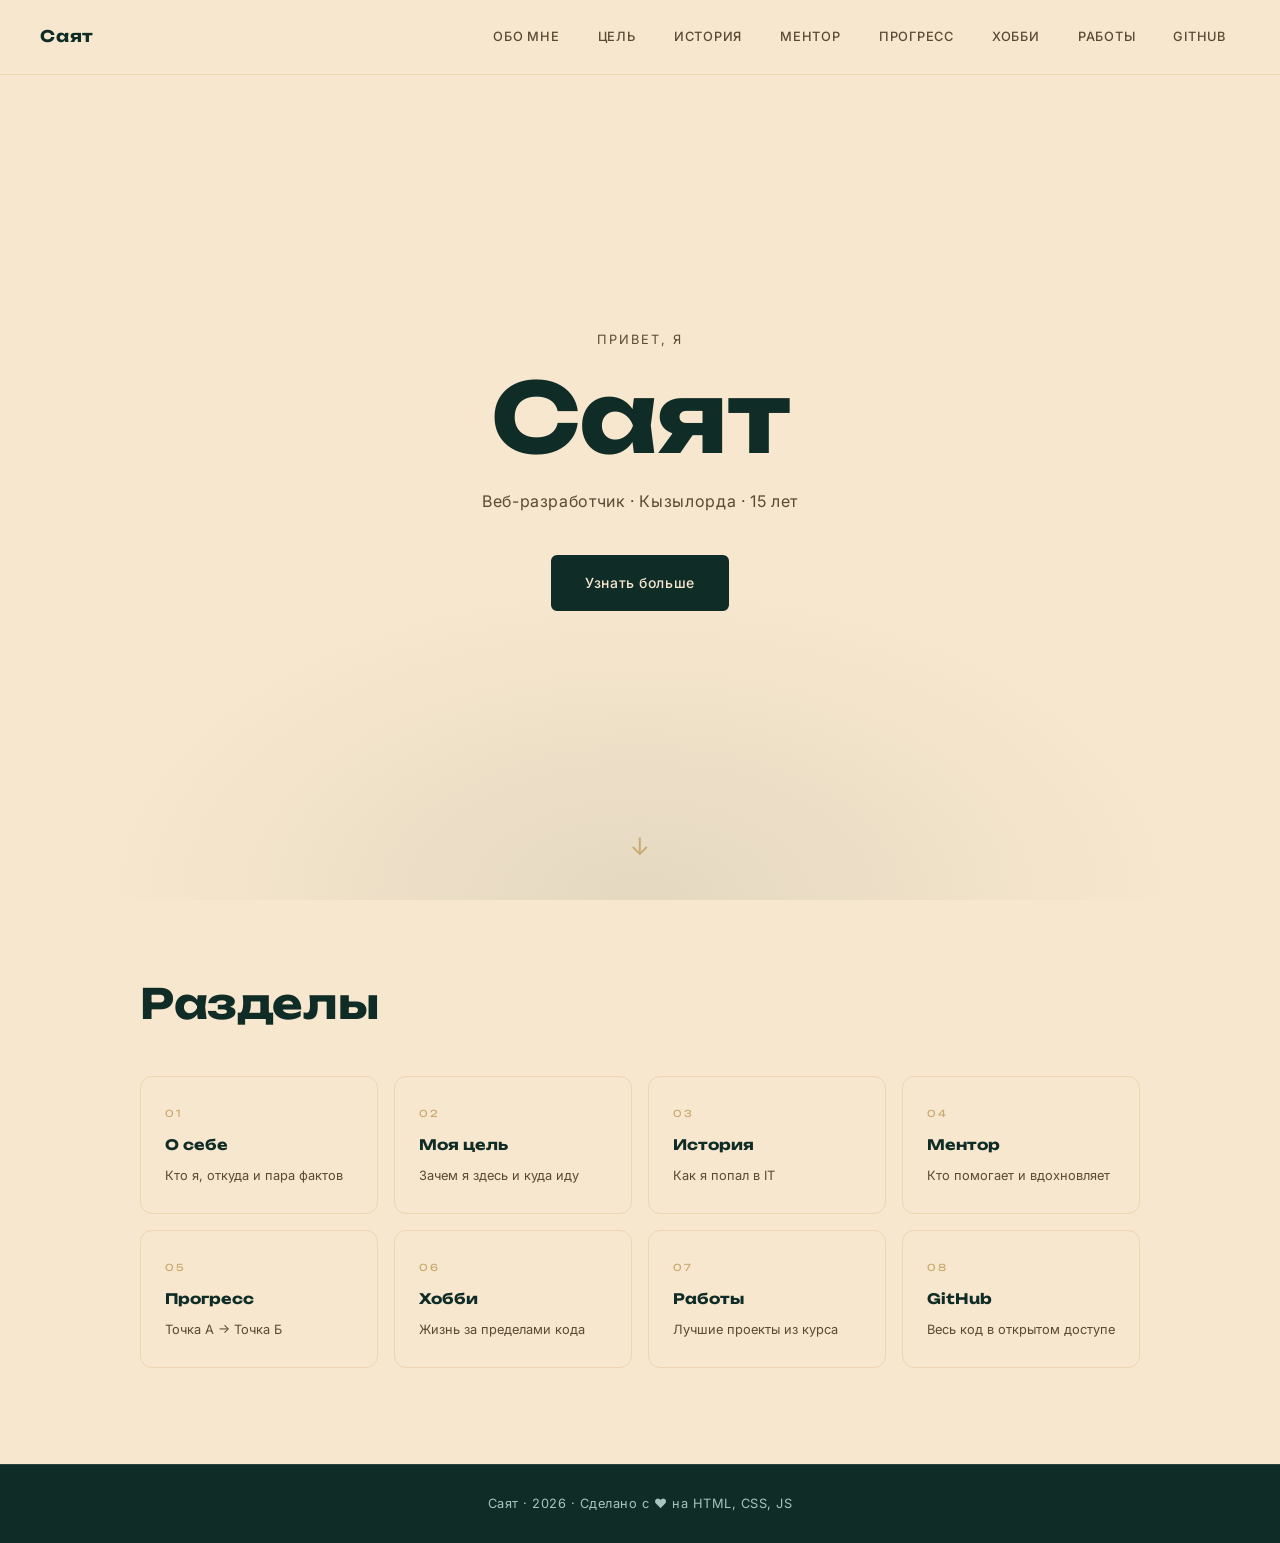
<file: index.html>
<!DOCTYPE html>
<html lang="ru">
<head>
  <meta charset="UTF-8" />
  <meta name="viewport" content="width=device-width, initial-scale=1.0" />
  <title>Портфолио — Саят</title>
  <link rel="stylesheet" href="style.css" />
  <link rel="preconnect" href="https://fonts.googleapis.com" />
  <link rel="preconnect" href="https://fonts.gstatic.com" crossorigin />
  <link href="https://fonts.googleapis.com/css2?family=Unbounded:wght@300;400;700&family=Inter:wght@300;400;500&display=swap" rel="stylesheet" />
</head>
<body>

  <header class="nav" id="nav">
    <a href="index.html" class="nav__logo">Саят</a>
    <button class="nav__burger" id="burger" aria-label="Меню">
      <span></span><span></span><span></span>
    </button>
    <nav class="nav__links" id="nav-links">
      <a href="about.html">Обо мне</a>
      <a href="goal.html">Цель</a>
      <a href="story.html">История</a>
      <a href="mentor.html">Ментор</a>
      <a href="progress.html">Прогресс</a>
      <a href="hobbies.html">Хобби</a>
      <a href="works.html">Работы</a>
      <a href="github.html">GitHub</a>
    </nav>
  </header>

  <section class="hero">
    <div class="hero__content">
      <p class="hero__eyebrow">Привет, я</p>
      <h1 class="hero__name">Саят</h1>
      <p class="hero__sub">Веб-разработчик · Кызылорда · 15 лет</p>
      <a href="about.html" class="btn">Узнать больше</a>
    </div>
    <div class="hero__scroll-hint">↓</div>
  </section>

  <!-- Быстрые ссылки на все разделы -->
  <section class="section home__sections">
    <div class="section__inner">
      <h2 class="section__title">Разделы</h2>
      <div class="home__grid">
        <a href="about.html" class="home__card">
          <span class="home__card-num">01</span>
          <h3>О себе</h3>
          <p>Кто я, откуда и пара фактов</p>
        </a>
        <a href="goal.html" class="home__card">
          <span class="home__card-num">02</span>
          <h3>Моя цель</h3>
          <p>Зачем я здесь и куда иду</p>
        </a>
        <a href="story.html" class="home__card">
          <span class="home__card-num">03</span>
          <h3>История</h3>
          <p>Как я попал в IT</p>
        </a>
        <a href="mentor.html" class="home__card">
          <span class="home__card-num">04</span>
          <h3>Ментор</h3>
          <p>Кто помогает и вдохновляет</p>
        </a>
        <a href="progress.html" class="home__card">
          <span class="home__card-num">05</span>
          <h3>Прогресс</h3>
          <p>Точка А → Точка Б</p>
        </a>
        <a href="hobbies.html" class="home__card">
          <span class="home__card-num">06</span>
          <h3>Хобби</h3>
          <p>Жизнь за пределами кода</p>
        </a>
        <a href="works.html" class="home__card">
          <span class="home__card-num">07</span>
          <h3>Работы</h3>
          <p>Лучшие проекты из курса</p>
        </a>
        <a href="github.html" class="home__card">
          <span class="home__card-num">08</span>
          <h3>GitHub</h3>
          <p>Весь код в открытом доступе</p>
        </a>
      </div>
    </div>
  </section>

  <footer class="footer">
    <p>Саят · 2026 · Сделано с ❤️ на HTML, CSS, JS</p>
  </footer>

  <script src="script.js"></script>
</body>
</html>
</file>
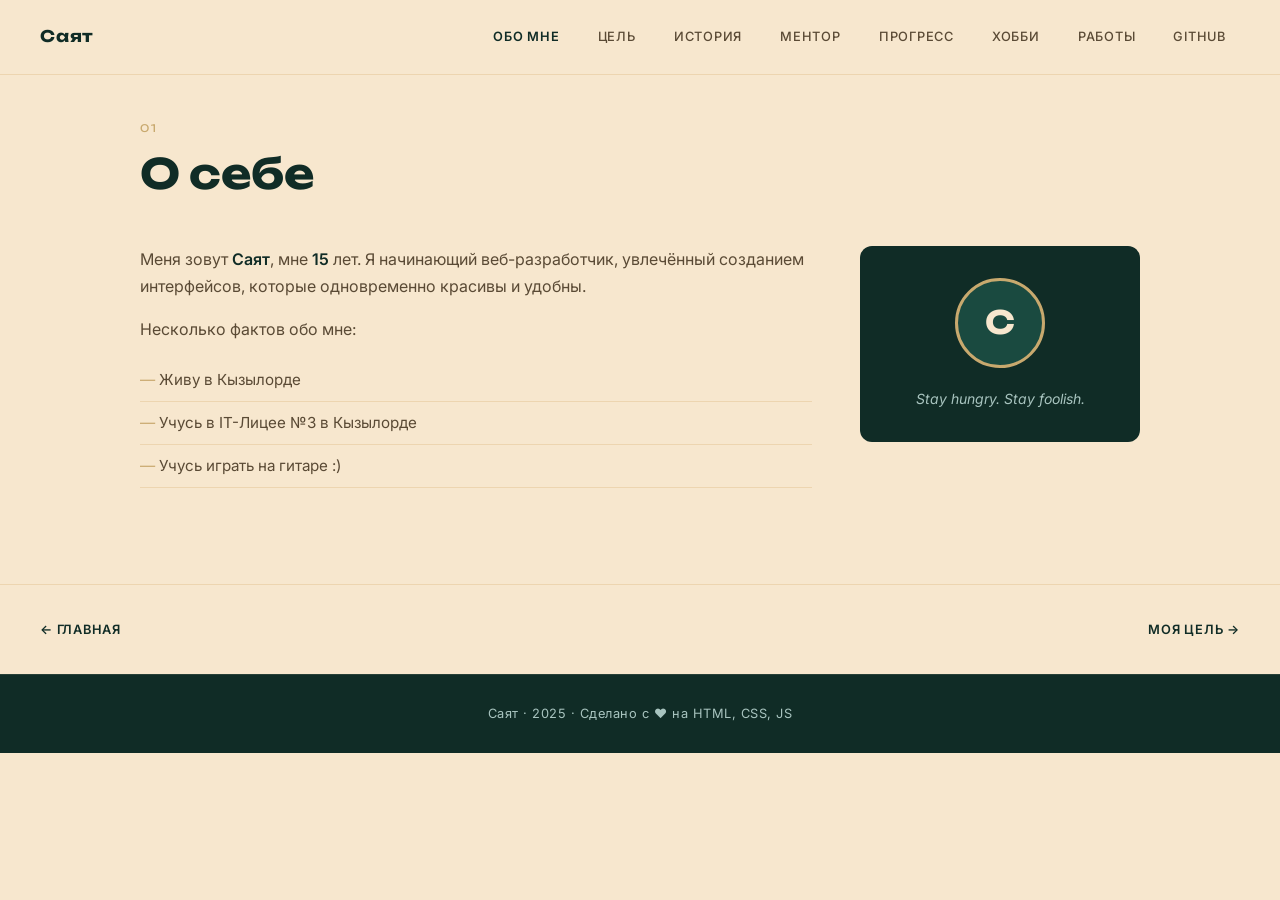
<file: about.html>
<!DOCTYPE html>
<html lang="ru">
<head>
  <meta charset="UTF-8" />
  <meta name="viewport" content="width=device-width, initial-scale=1.0" />
  <title>О себе — Саят</title>
  <link rel="stylesheet" href="style.css" />
  <link rel="preconnect" href="https://fonts.googleapis.com" />
  <link rel="preconnect" href="https://fonts.gstatic.com" crossorigin />
  <link href="https://fonts.googleapis.com/css2?family=Unbounded:wght@300;400;700&family=Inter:wght@300;400;500&display=swap" rel="stylesheet" />
</head>
<body>

  <header class="nav" id="nav">
    <a href="index.html" class="nav__logo">Саят</a>
    <button class="nav__burger" id="burger" aria-label="Меню">
      <span></span><span></span><span></span>
    </button>
    <nav class="nav__links" id="nav-links">
      <a href="about.html" class="nav__active">Обо мне</a>
      <a href="goal.html">Цель</a>
      <a href="story.html">История</a>
      <a href="mentor.html">Ментор</a>
      <a href="progress.html">Прогресс</a>
      <a href="hobbies.html">Хобби</a>
      <a href="works.html">Работы</a>
      <a href="github.html">GitHub</a>
    </nav>
  </header>

  <section class="section page-hero">
    <div class="section__inner">
      <span class="section__tag">01</span>
      <h1 class="section__title">О себе</h1>
      <div class="about__grid">
        <div class="about__text">
          <p>Меня зовут <strong>Саят</strong>, мне <strong>15</strong> лет. Я начинающий веб-разработчик, увлечённый созданием интерфейсов, которые одновременно красивы и удобны.</p>
          <p>Несколько фактов обо мне:</p>
          <ul class="fact-list">
            <li>Живу в Кызылорде</li>
            <li>Учусь в IT-Лицее №3 в Кызылорде</li>
            <li>Учусь играть на гитаре :)</li>
          </ul>
        </div>
        <div class="about__card">
          <div class="about__avatar">С</div>
          <p class="about__caption">Stay hungry. Stay foolish.</p>
        </div>
      </div>
    </div>
  </section>

  <div class="page-nav-bottom">
    <a href="index.html" class="page-nav-btn page-nav-btn--prev">← Главная</a>
    <a href="goal.html" class="page-nav-btn page-nav-btn--next">Моя цель →</a>
  </div>

  <footer class="footer">
    <p>Саят · 2025 · Сделано с ❤️ на HTML, CSS, JS</p>
  </footer>

  <script src="script.js"></script>
</body>
</html>
</file>
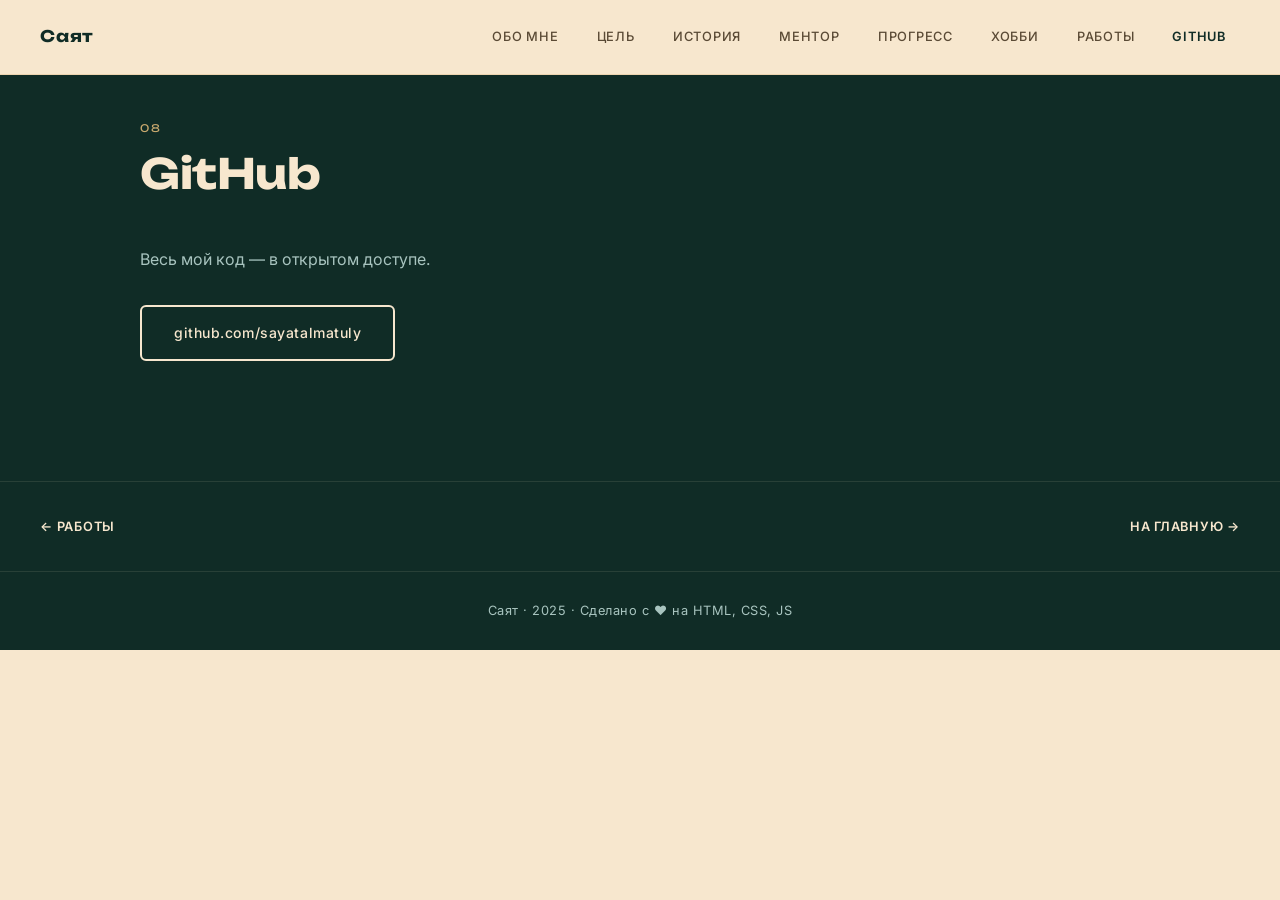
<file: github.html>
<!DOCTYPE html>
<html lang="ru">
<head>
  <meta charset="UTF-8" />
  <meta name="viewport" content="width=device-width, initial-scale=1.0" />
  <title>GitHub — Саят</title>
  <link rel="stylesheet" href="style.css" />
  <link rel="preconnect" href="https://fonts.googleapis.com" />
  <link rel="preconnect" href="https://fonts.gstatic.com" crossorigin />
  <link href="https://fonts.googleapis.com/css2?family=Unbounded:wght@300;400;700&family=Inter:wght@300;400;500&display=swap" rel="stylesheet" />
</head>
<body>

  <header class="nav" id="nav">
    <a href="index.html" class="nav__logo">Саят</a>
    <button class="nav__burger" id="burger" aria-label="Меню">
      <span></span><span></span><span></span>
    </button>
    <nav class="nav__links" id="nav-links">
      <a href="about.html">Обо мне</a>
      <a href="goal.html">Цель</a>
      <a href="story.html">История</a>
      <a href="mentor.html">Ментор</a>
      <a href="progress.html">Прогресс</a>
      <a href="hobbies.html">Хобби</a>
      <a href="works.html">Работы</a>
      <a href="github.html" class="nav__active">GitHub</a>
    </nav>
  </header>

  <section class="section section--dark page-hero section--last">
    <div class="section__inner">
      <span class="section__tag">08</span>
      <h1 class="section__title">GitHub</h1>
      <p class="github__desc">Весь мой код — в открытом доступе.</p>
      <a href="https://github.com/sayatalmatuly/" class="btn btn--outline" target="_blank">
        github.com/sayatalmatuly
      </a>
    </div>
  </section>

  <div class="page-nav-bottom page-nav-bottom--dark">
    <a href="works.html" class="page-nav-btn page-nav-btn--prev">← Работы</a>
    <a href="index.html" class="page-nav-btn page-nav-btn--next">На главную →</a>
  </div>

  <footer class="footer">
    <p>Саят · 2025 · Сделано с ❤️ на HTML, CSS, JS</p>
  </footer>

  <script src="script.js"></script>
</body>
</html>
</file>
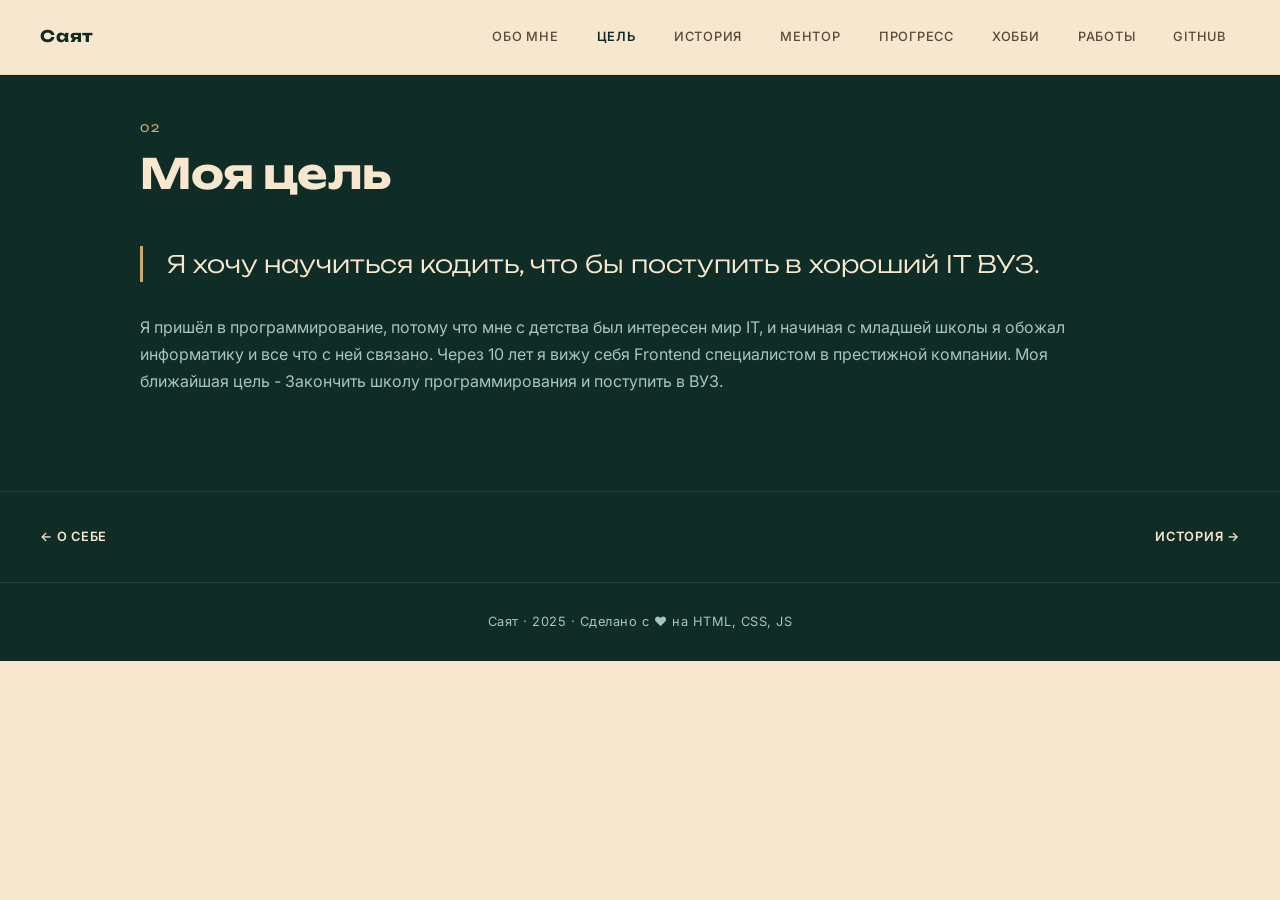
<file: goal.html>
<!DOCTYPE html>
<html lang="ru">
<head>
  <meta charset="UTF-8" />
  <meta name="viewport" content="width=device-width, initial-scale=1.0" />
  <title>Моя цель — Саят</title>
  <link rel="stylesheet" href="style.css" />
  <link rel="preconnect" href="https://fonts.googleapis.com" />
  <link rel="preconnect" href="https://fonts.gstatic.com" crossorigin />
  <link href="https://fonts.googleapis.com/css2?family=Unbounded:wght@300;400;700&family=Inter:wght@300;400;500&display=swap" rel="stylesheet" />
</head>
<body>
  <header class="nav" id="nav">
    <a href="index.html" class="nav__logo">Саят</a>
    <button class="nav__burger" id="burger" aria-label="Меню">
      <span></span><span></span><span></span>
    </button>
    <nav class="nav__links" id="nav-links">
      <a href="about.html">Обо мне</a>
      <a href="goal.html" class="nav__active">Цель</a>
      <a href="story.html">История</a>
      <a href="mentor.html">Ментор</a>
      <a href="progress.html">Прогресс</a>
      <a href="hobbies.html">Хобби</a>
      <a href="works.html">Работы</a>
      <a href="github.html">GitHub</a>
    </nav>
  </header>
  <section class="section section--dark page-hero">
    <div class="section__inner">
      <span class="section__tag">02</span>
      <h1 class="section__title">Моя цель</h1>
      <div class="goal__content">
        <blockquote class="goal__quote">
          Я хочу научиться кодить, что бы поступить в хороший IT ВУЗ.
        </blockquote>
        <p>Я пришёл в программирование, потому что мне с детства был интересен мир IT, и начиная с младшей школы я обожал информатику и все что с ней связано. Через 10 лет я вижу себя Frontend специалистом в престижной компании. Моя ближайшая цель - Закончить школу программирования и поступить в ВУЗ.</p>
      </div>
    </div>
  </section>
  <div class="page-nav-bottom page-nav-bottom--dark">
    <a href="about.html" class="page-nav-btn page-nav-btn--prev">← О себе</a>
    <a href="story.html" class="page-nav-btn page-nav-btn--next">История →</a>
  </div>
  <footer class="footer">
    <p>Саят · 2025 · Сделано с ❤️ на HTML, CSS, JS</p>
  </footer>
  <script src="script.js"></script>
</body>
</html>
</file>
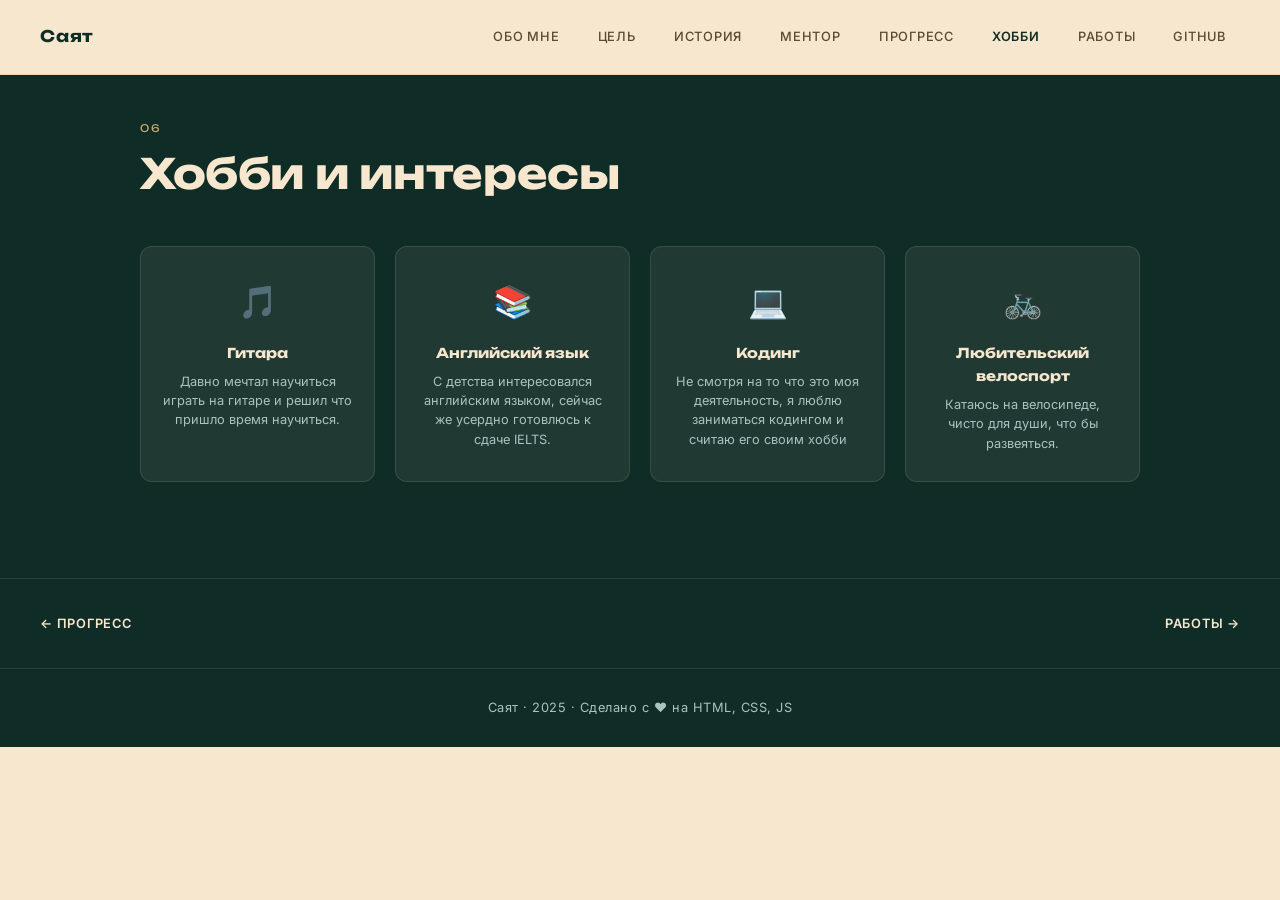
<file: hobbies.html>
<!DOCTYPE html>
<html lang="ru">
<head>
  <meta charset="UTF-8" />
  <meta name="viewport" content="width=device-width, initial-scale=1.0" />
  <title>Хобби — Саят</title>
  <link rel="stylesheet" href="style.css" />
  <link rel="preconnect" href="https://fonts.googleapis.com" />
  <link rel="preconnect" href="https://fonts.gstatic.com" crossorigin />
  <link href="https://fonts.googleapis.com/css2?family=Unbounded:wght@300;400;700&family=Inter:wght@300;400;500&display=swap" rel="stylesheet" />
</head>
<body>

  <header class="nav" id="nav">
    <a href="index.html" class="nav__logo">Саят</a>
    <button class="nav__burger" id="burger" aria-label="Меню">
      <span></span><span></span><span></span>
    </button>
    <nav class="nav__links" id="nav-links">
      <a href="about.html">Обо мне</a>
      <a href="goal.html">Цель</a>
      <a href="story.html">История</a>
      <a href="mentor.html">Ментор</a>
      <a href="progress.html">Прогресс</a>
      <a href="hobbies.html" class="nav__active">Хобби</a>
      <a href="works.html">Работы</a>
      <a href="github.html">GitHub</a>
    </nav>
  </header>

  <section class="section section--dark page-hero">
    <div class="section__inner">
      <span class="section__tag">06</span>
      <h1 class="section__title">Хобби и интересы</h1>
      <div class="hobbies__grid">
        <div class="hobby__card reveal">
          <div class="hobby__icon">🎵</div>
          <h4>Гитара</h4>
          <p>Давно мечтал научиться играть на гитаре и решил что пришло время научиться.</p>
        </div>
        <div class="hobby__card reveal">
          <div class="hobby__icon">📚</div>
          <h4>Английский язык</h4>
          <p>С детства интересовался английским языком, сейчас же усердно готовлюсь к сдаче IELTS.</p>
        </div>
        <div class="hobby__card reveal">
          <div class="hobby__icon">💻</div>
          <h4>Кодинг</h4>
          <p>Не смотря на то что это моя деятельность, я люблю заниматься кодингом и считаю его своим хобби</p>
        </div>
        <div class="hobby__card reveal">
          <div class="hobby__icon">🚲</div>
          <h4>Любительский велоспорт</h4>
          <p>Катаюсь на велосипеде, чисто для души, что бы развеяться.</p>
        </div>
      </div>
    </div>
  </section>

  <div class="page-nav-bottom page-nav-bottom--dark">
    <a href="progress.html" class="page-nav-btn page-nav-btn--prev">← Прогресс</a>
    <a href="works.html" class="page-nav-btn page-nav-btn--next">Работы →</a>
  </div>

  <footer class="footer">
    <p>Саят · 2025 · Сделано с ❤️ на HTML, CSS, JS</p>
  </footer>

  <script src="script.js"></script>
</body>
</html>
</file>
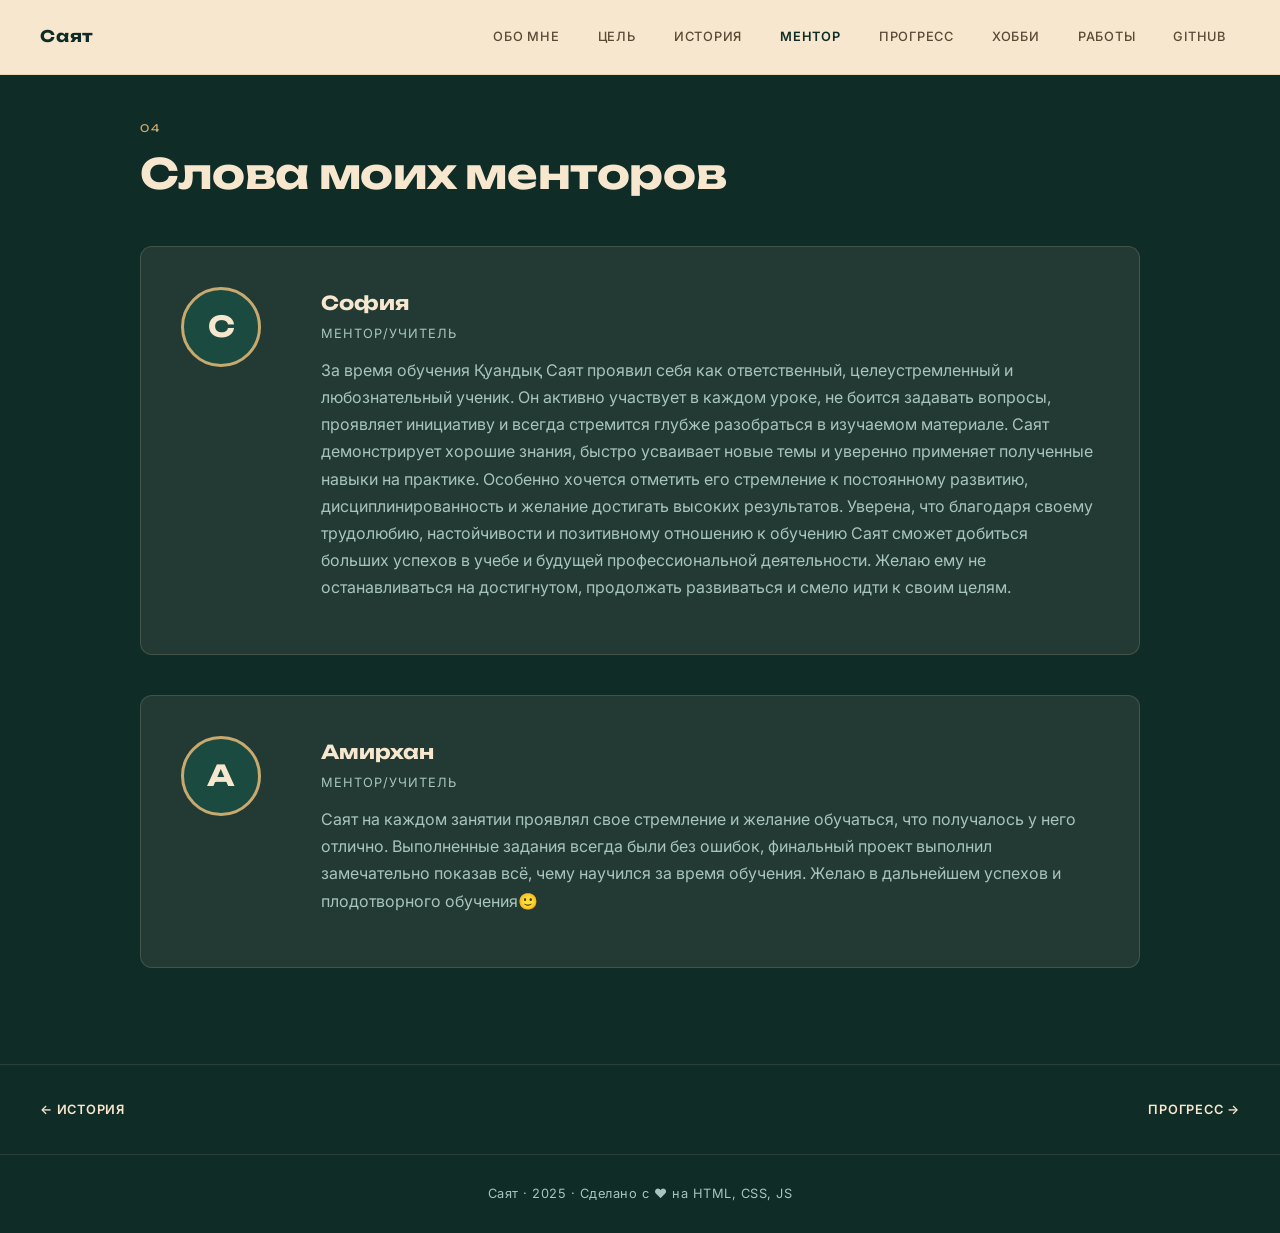
<file: mentor.html>
<!DOCTYPE html>
<html lang="ru">
<head>
  <meta charset="UTF-8" />
  <meta name="viewport" content="width=device-width, initial-scale=1.0" />
  <title>Ментор — Саят</title>
  <link rel="stylesheet" href="style.css" />
  <link rel="preconnect" href="https://fonts.googleapis.com" />
  <link rel="preconnect" href="https://fonts.gstatic.com" crossorigin />
  <link href="https://fonts.googleapis.com/css2?family=Unbounded:wght@300;400;700&family=Inter:wght@300;400;500&display=swap" rel="stylesheet" />
</head>
<body>

  <header class="nav" id="nav">
    <a href="index.html" class="nav__logo">Саят</a>
    <button class="nav__burger" id="burger" aria-label="Меню">
      <span></span><span></span><span></span>
    </button>
    <nav class="nav__links" id="nav-links">
      <a href="about.html">Обо мне</a>
      <a href="goal.html">Цель</a>
      <a href="story.html">История</a>
      <a href="mentor.html" class="nav__active">Ментор</a>
      <a href="progress.html">Прогресс</a>
      <a href="hobbies.html">Хобби</a>
      <a href="works.html">Работы</a>
      <a href="github.html">GitHub</a>
    </nav>
  </header>

  <section class="section section--dark page-hero">
    <div class="section__inner">
      <span class="section__tag">04</span>
      <h1 class="section__title">Слова моих менторов</h1>
      <div class="mentor__card reveal">
        <div class="mentor__avatar">С</div>
        <div class="mentor__info">
          <h3 class="mentor__name">София</h3>
          <p class="mentor__role">Ментор/Учитель</p>
          <p>За время обучения Қуандық Саят проявил себя как ответственный, целеустремленный и любознательный ученик. Он активно участвует в каждом уроке, не боится задавать вопросы, проявляет инициативу и всегда стремится глубже разобраться в изучаемом материале.

Саят демонстрирует хорошие знания, быстро усваивает новые темы и уверенно применяет полученные навыки на практике. Особенно хочется отметить его стремление к постоянному развитию, дисциплинированность и желание достигать высоких результатов.

Уверена, что благодаря своему трудолюбию, настойчивости и позитивному отношению к обучению Саят сможет добиться больших успехов в учебе и будущей профессиональной деятельности. Желаю ему не останавливаться на достигнутом, продолжать развиваться и смело идти к своим целям.</p>
        </div>
      </div>
      <div class="mentor__card reveal">
        <div class="mentor__avatar">А</div>
        <div class="mentor__info">
          <h3 class="mentor__name">Амирхан</h3>
          <p class="mentor__role">Ментор/Учитель</p>
          <p>Саят на каждом занятии проявлял свое стремление и желание обучаться, что получалось у него отлично. Выполненные задания всегда были без ошибок, финальный проект выполнил замечательно показав всё, чему научился за время обучения. Желаю в дальнейшем успехов и плодотворного обучения🙂</p>
        </div>
      </div>
    </div>
  </section>

  <div class="page-nav-bottom page-nav-bottom--dark">
    <a href="story.html" class="page-nav-btn page-nav-btn--prev">← История</a>
    <a href="progress.html" class="page-nav-btn page-nav-btn--next">Прогресс →</a>
  </div>

  <footer class="footer">
    <p>Саят · 2025 · Сделано с ❤️ на HTML, CSS, JS</p>
  </footer>

  <script src="script.js"></script>
</body>
</html>
</file>
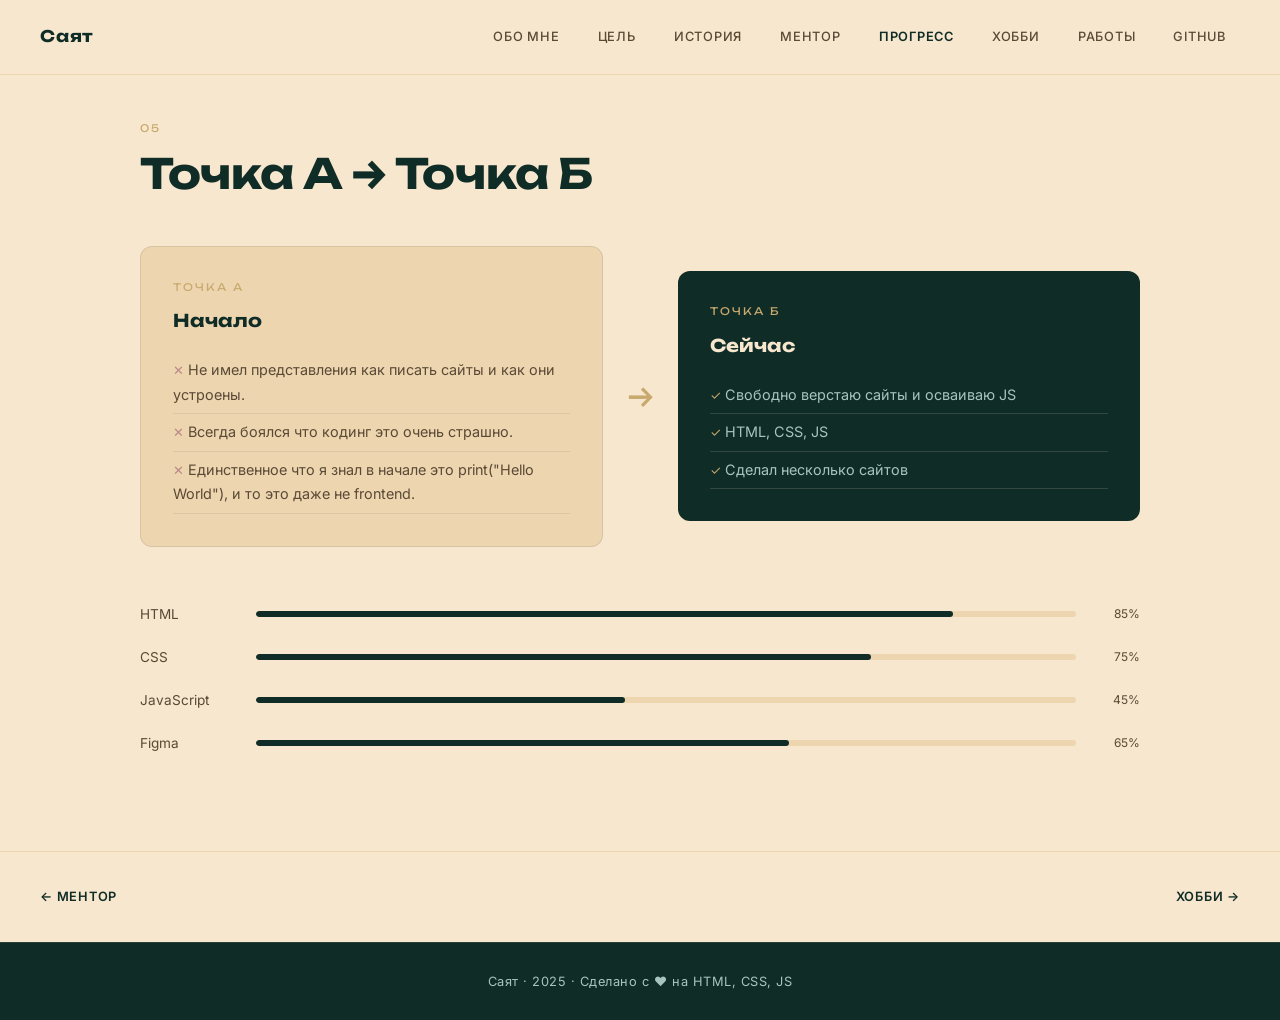
<file: progress.html>
<!DOCTYPE html>
<html lang="ru">
<head>
  <meta charset="UTF-8" />
  <meta name="viewport" content="width=device-width, initial-scale=1.0" />
  <title>Прогресс — Саят</title>
  <link rel="stylesheet" href="style.css" />
  <link rel="preconnect" href="https://fonts.googleapis.com" />
  <link rel="preconnect" href="https://fonts.gstatic.com" crossorigin />
  <link href="https://fonts.googleapis.com/css2?family=Unbounded:wght@300;400;700&family=Inter:wght@300;400;500&display=swap" rel="stylesheet" />
</head>
<body>

  <header class="nav" id="nav">
    <a href="index.html" class="nav__logo">Саят</a>
    <button class="nav__burger" id="burger" aria-label="Меню">
      <span></span><span></span><span></span>
    </button>
    <nav class="nav__links" id="nav-links">
      <a href="about.html">Обо мне</a>
      <a href="goal.html">Цель</a>
      <a href="story.html">История</a>
      <a href="mentor.html">Ментор</a>
      <a href="progress.html" class="nav__active">Прогресс</a>
      <a href="hobbies.html">Хобби</a>
      <a href="works.html">Работы</a>
      <a href="github.html">GitHub</a>
    </nav>
  </header>

  <section class="section page-hero">
    <div class="section__inner">
      <span class="section__tag">05</span>
      <h1 class="section__title">Точка А → Точка Б</h1>
      <div class="progress__grid reveal">
        <div class="progress__card progress__card--a">
          <span class="progress__label">Точка А</span>
          <h3>Начало</h3>
          <ul>
            <li>Не имел представления как писать сайты и как они устроены.</li>
            <li>Всегда боялся что кодинг это очень страшно.</li>
            <li>Единственное что я знал в начале это print("Hello World"), и то это даже не frontend.</li>
          </ul>
        </div>
        <div class="progress__arrow">→</div>
        <div class="progress__card progress__card--b">
          <span class="progress__label">Точка Б</span>
          <h3>Сейчас</h3>
          <ul>
            <li>Свободно верстаю сайты и осваиваю JS</li>
            <li>HTML, CSS, JS</li>
            <li>Сделал несколько сайтов </li>
          </ul>
        </div>
      </div>
      <div class="skills__bar-list">
        <div class="skills__bar">
          <span class="skills__bar-label">HTML</span>
          <div class="skills__bar-track"><div class="skills__bar-fill" data-width="85"></div></div>
          <span class="skills__bar-pct">85%</span>
        </div>
        <div class="skills__bar">
          <span class="skills__bar-label">CSS</span>
          <div class="skills__bar-track"><div class="skills__bar-fill" data-width="75"></div></div>
          <span class="skills__bar-pct">75%</span>
        </div>
        <div class="skills__bar">
          <span class="skills__bar-label">JavaScript</span>
          <div class="skills__bar-track"><div class="skills__bar-fill" data-width="45"></div></div>
          <span class="skills__bar-pct">45%</span>
        </div>
        <div class="skills__bar">
          <span class="skills__bar-label">Figma</span>
          <div class="skills__bar-track"><div class="skills__bar-fill" data-width="65"></div></div>
          <span class="skills__bar-pct">65%</span>
        </div>
      </div>
    </div>
  </section>

  <div class="page-nav-bottom">
    <a href="mentor.html" class="page-nav-btn page-nav-btn--prev">← Ментор</a>
    <a href="hobbies.html" class="page-nav-btn page-nav-btn--next">Хобби →</a>
  </div>

  <footer class="footer">
    <p>Саят · 2025 · Сделано с ❤️ на HTML, CSS, JS</p>
  </footer>

  <script src="script.js"></script>
</body>
</html>
</file>
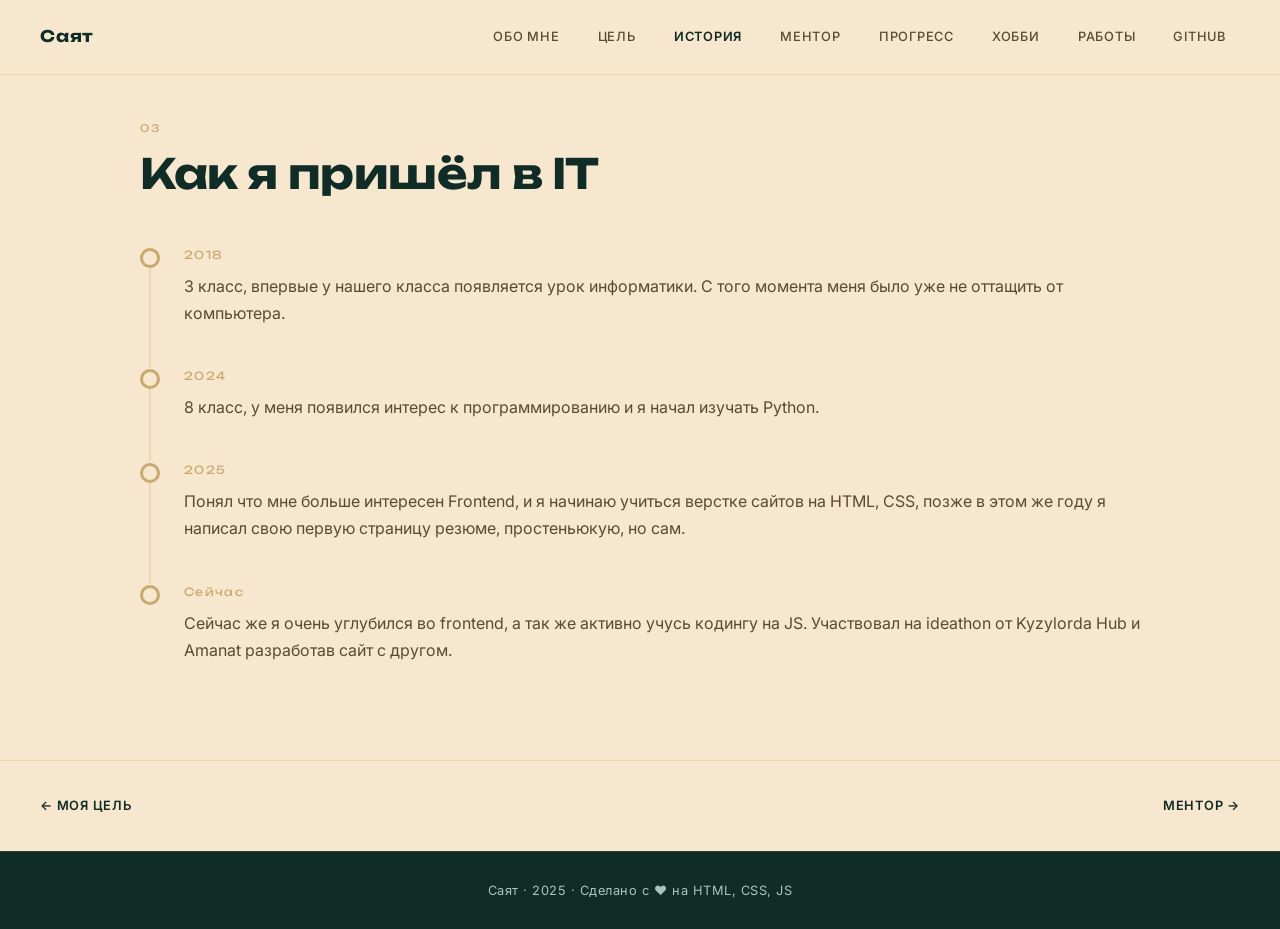
<file: story.html>
<!DOCTYPE html>
<html lang="ru">
<head>
  <meta charset="UTF-8" />
  <meta name="viewport" content="width=device-width, initial-scale=1.0" />
  <title>История — Саят</title>
  <link rel="stylesheet" href="style.css" />
  <link rel="preconnect" href="https://fonts.googleapis.com" />
  <link rel="preconnect" href="https://fonts.gstatic.com" crossorigin />
  <link href="https://fonts.googleapis.com/css2?family=Unbounded:wght@300;400;700&family=Inter:wght@300;400;500&display=swap" rel="stylesheet" />
</head>
<body>

  <header class="nav" id="nav">
    <a href="index.html" class="nav__logo">Саят</a>
    <button class="nav__burger" id="burger" aria-label="Меню">
      <span></span><span></span><span></span>
    </button>
    <nav class="nav__links" id="nav-links">
      <a href="about.html">Обо мне</a>
      <a href="goal.html">Цель</a>
      <a href="story.html" class="nav__active">История</a>
      <a href="mentor.html">Ментор</a>
      <a href="progress.html">Прогресс</a>
      <a href="hobbies.html">Хобби</a>
      <a href="works.html">Работы</a>
      <a href="github.html">GitHub</a>
    </nav>
  </header>

  <section class="section page-hero">
    <div class="section__inner">
      <span class="section__tag">03</span>
      <h1 class="section__title">Как я пришёл в IT</h1>
      <div class="story__timeline">
        <div class="timeline__item reveal">
          <div class="timeline__dot"></div>
          <div class="timeline__body">
            <span class="timeline__date">2018</span>
            <p>3 класс, впервые у нашего класса появляется урок информатики. С того момента меня было уже не оттащить от компьютера.</p>
          </div>
        </div>
        <div class="timeline__item reveal">
          <div class="timeline__dot"></div>
          <div class="timeline__body">
            <span class="timeline__date">2024</span>
            <p>8 класс, у меня появился интерес к программированию и я начал изучать Python.</p>
          </div>
        </div>
        <div class="timeline__item reveal">
          <div class="timeline__dot"></div>
          <div class="timeline__body">
            <span class="timeline__date">2025</span>
            <p>Понял что мне больше интересен Frontend, и я начинаю учиться верстке сайтов на HTML, CSS, позже в этом же году я написал свою первую страницу резюме, простеньюкую, но сам.</p>
          </div>
        </div>
        <div class="timeline__item reveal">
          <div class="timeline__dot"></div>
          <div class="timeline__body">
            <span class="timeline__date">Сейчас</span>
            <p>Сейчас же я очень углубился во frontend, а так же активно учусь кодингу на JS. Участвовал на ideathon от Kyzylorda Hub и Amanat разработав сайт с другом.</p>
          </div>
        </div>
      </div>
    </div>
  </section>

  <div class="page-nav-bottom">
    <a href="goal.html" class="page-nav-btn page-nav-btn--prev">← Моя цель</a>
    <a href="mentor.html" class="page-nav-btn page-nav-btn--next">Ментор →</a>
  </div>

  <footer class="footer">
    <p>Саят · 2025 · Сделано с ❤️ на HTML, CSS, JS</p>
  </footer>

  <script src="script.js"></script>
</body>
</html>
</file>
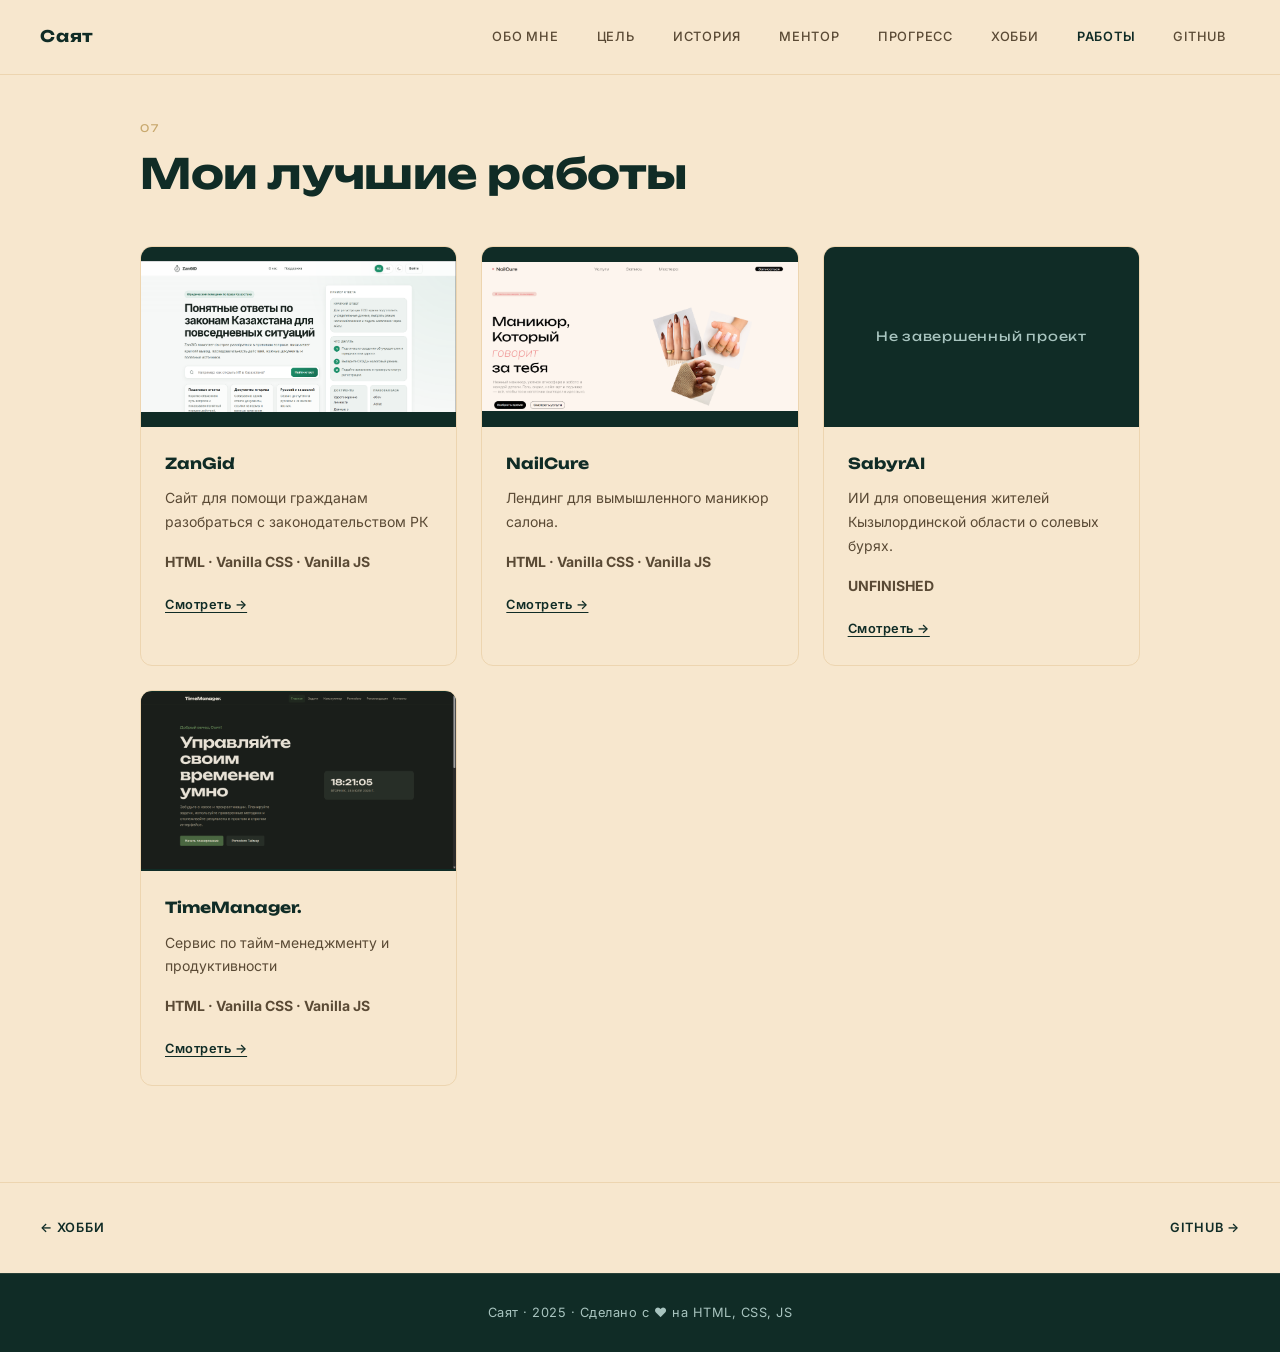
<file: works.html>
<!DOCTYPE html>
<html lang="ru">
<head>
  <meta charset="UTF-8" />
  <meta name="viewport" content="width=device-width, initial-scale=1.0" />
  <title>Работы — Саят</title>
  <link rel="stylesheet" href="style.css" />
  <link rel="preconnect" href="https://fonts.googleapis.com" />
  <link rel="preconnect" href="https://fonts.gstatic.com" crossorigin />
  <link href="https://fonts.googleapis.com/css2?family=Unbounded:wght@300;400;700&family=Inter:wght@300;400;500&display=swap" rel="stylesheet" />
</head>
<body>

  <header class="nav" id="nav">
    <a href="index.html" class="nav__logo">Саят</a>
    <button class="nav__burger" id="burger" aria-label="Меню">
      <span></span><span></span><span></span>
    </button>
    <nav class="nav__links" id="nav-links">
      <a href="about.html">Обо мне</a>
      <a href="goal.html">Цель</a>
      <a href="story.html">История</a>
      <a href="mentor.html">Ментор</a>
      <a href="progress.html">Прогресс</a>
      <a href="hobbies.html">Хобби</a>
      <a href="works.html" class="nav__active">Работы</a>
      <a href="github.html">GitHub</a>
    </nav>
  </header>

  <section class="section page-hero">
    <div class="section__inner">
      <span class="section__tag">07</span>
      <h1 class="section__title">Мои лучшие работы</h1>
      <div class="works__grid">
        <div class="work__card reveal">
          <div class="work__thumb"><img src="img/Снимок экрана 2026-06-25 223650.png"></div>
          <div class="work__info">
            <h3>ZanGid</h3>
            <p>Сайт для помощи гражданам разобраться с законодательством РК</p>
            <p><strong>HTML · Vanilla CSS · Vanilla JS</strong></p>
            <a href="https://zangid.vercel.app/" class="work__link" target="_blank">Смотреть →</a>
          </div>
        </div>
        <div class="work__card reveal">
          <div class="work__thumb"><img src="img/Снимок экрана 2026-06-25 224734.png"></div>
          <div class="work__info">
            <h3>NailCure</h3>
            <p>Лендинг для вымышленного маникюр салона.</p>
            <p><strong>HTML · Vanilla CSS · Vanilla JS</strong></p>
            <a href="https://nailcure-drab.vercel.app/" class="work__link" target="_blank">Смотреть →</a>
          </div>
        </div>
        <div class="work__card reveal">
          <div class="work__thumb">Не завершенный проект</div>
          <div class="work__info">
            <h3>SabyrAI</h3>
            <p>ИИ для оповещения жителей Кызылординской области о солевых бурях.</p>
            <p><strong>UNFINISHED</strong></p>
            <a href="#" class="work__link" target="_blank">Смотреть →</a>
          </div>
        </div>
        <div class="work__card reveal">
          <div class="work__thumb"><img src="img/Снимок экрана 2026-07-28 182111.png"></div>
          <div class="work__info">
            <h3>TimeManager.</h3>
            <p>Сервис по тайм-менеджменту и продуктивности</p>
            <p><strong>HTML · Vanilla CSS · Vanilla JS</strong></p>
            <a href="https://timemanager-alpha.vercel.app/" class="work__link" target="_blank">Смотреть →</a>
          </div>
        </div>
      </div>
    </div>
  </section>

  <div class="page-nav-bottom">
    <a href="hobbies.html" class="page-nav-btn page-nav-btn--prev">← Хобби</a>
    <a href="github.html" class="page-nav-btn page-nav-btn--next">GitHub →</a>
  </div>

  <footer class="footer">
    <p>Саят · 2025 · Сделано с ❤️ на HTML, CSS, JS</p>
  </footer>

  <script src="script.js"></script>
</body>
</html>
</file>
<file: style.css>
:root {
  --cream: #F7E7CE;
  --cream-dark: #EDD5B0;
  --green: #102C26;
  --green-mid: #1A4A40;
  --accent: #C8A96E;
  --text-on-cream: #102C26;
  --text-on-green: #F7E7CE;
  --muted-on-cream: #5A4A35;
  --muted-on-green: #A8C4BF;
  --font-display: 'Unbounded', sans-serif;
  --font-body: 'Inter', sans-serif;
  --radius: 12px;
  --radius-sm: 6px;
  --transition: 0.3s ease;
  --max-w: 1000px;
}

*, *::before, *::after { box-sizing: border-box; margin: 0; padding: 0; }
html { scroll-behavior: smooth; }
body {
  font-family: var(--font-body);
  background: var(--cream);
  color: var(--text-on-cream);
  font-size: 16px;
  line-height: 1.7;
  overflow-x: hidden;
}
img { max-width: 100%; display: block; }
a { color: inherit; text-decoration: none; }
ul { list-style: none; }

.nav {
  position: fixed;
  inset: 0 0 auto;
  z-index: 100;
  display: flex;
  align-items: center;
  justify-content: space-between;
  padding: 18px 40px;
  background: var(--cream);
  border-bottom: 1px solid var(--cream-dark);
  transition: box-shadow var(--transition);
}
.nav.scrolled { box-shadow: 0 2px 20px rgba(16,44,38,.1); }
.nav__logo {
  font-family: var(--font-display);
  font-size: 1rem;
  font-weight: 700;
  color: var(--green);
  letter-spacing: 0.05em;
}
.nav__links { display: flex; gap: 10px; }
.nav__links a {
  font-size: 0.8rem;
  font-weight: 500;
  letter-spacing: 0.06em;
  text-transform: uppercase;
  color: var(--muted-on-cream);
  padding: 8px 14px;
  border-radius: var(--radius-sm);
  transition: color var(--transition), background-color var(--transition), margin var(--transition), box-shadow var(--transition);
}
.nav__links a:hover {
  color: var(--cream);
  background-color: var(--green);
  margin: 0 6px;
  box-shadow: 0 4px 14px rgba(16,44,38,.2);
}
.nav__links a.nav__active:hover {
  color: var(--green);
  background-color: transparent;
}
.nav__links a.nav__active { color: var(--green); }
.nav__links a.nav__active { font-weight: 600; }
.nav__burger {
  display: none;
  flex-direction: column;
  gap: 5px;
  background: none;
  border: none;
  cursor: pointer;
  padding: 4px;
}
.nav__burger span {
  display: block;
  width: 24px;
  height: 2px;
  background: var(--green);
  transition: var(--transition);
}
.nav__burger.open span:nth-child(1) { transform: translateY(7px) rotate(45deg); }
.nav__burger.open span:nth-child(2) { opacity: 0; }
.nav__burger.open span:nth-child(3) { transform: translateY(-7px) rotate(-45deg); }

.btn {
  display: inline-flex;
  align-items: center;
  gap: 10px;
  padding: 14px 32px;
  background: var(--green);
  color: var(--cream);
  font-family: var(--font-body);
  font-size: 0.875rem;
  font-weight: 500;
  letter-spacing: 0.04em;
  border-radius: var(--radius-sm);
  border: 2px solid var(--green);
  transition: background var(--transition), transform var(--transition);
}
.btn:hover { background: var(--green-mid); transform: translateY(-2px); }
.btn--outline {
  background: transparent;
  color: var(--cream);
  border-color: var(--cream);
}
.btn--outline:hover { background: rgba(247,231,206,.15); }

.hero {
  min-height: 100vh;
  display: flex;
  flex-direction: column;
  align-items: center;
  justify-content: center;
  text-align: center;
  padding: 100px 24px 60px;
  position: relative;
  background:
    radial-gradient(ellipse 60% 50% at 50% 100%, rgba(16,44,38,.08) 0%, transparent 70%),
    var(--cream);
}
.hero__eyebrow {
  font-size: 0.8rem;
  letter-spacing: 0.15em;
  text-transform: uppercase;
  color: var(--muted-on-cream);
  margin-bottom: 16px;
}
.hero__name {
  font-family: var(--font-display);
  font-size: clamp(2.8rem, 8vw, 6rem);
  font-weight: 700;
  color: var(--green);
  line-height: 1.05;
  margin-bottom: 20px;
  letter-spacing: -0.02em;
}
.hero__sub {
  font-size: 1rem;
  color: var(--muted-on-cream);
  margin-bottom: 40px;
  letter-spacing: 0.04em;
}
.hero__scroll-hint {
  position: absolute;
  bottom: 32px;
  font-size: 1.5rem;
  color: var(--accent);
  animation: bounce 2s infinite;
}
@keyframes bounce {
  0%, 100% { transform: translateY(0); }
  50% { transform: translateY(8px); }
}

.section { padding: 96px 24px; background: var(--cream); }
.section--dark { background: var(--green); color: var(--text-on-green); }
.section--last { padding-bottom: 120px; }
.section__inner { max-width: var(--max-w); margin: 0 auto; }
.section__tag {
  font-family: var(--font-display);
  font-size: 0.65rem;
  letter-spacing: 0.2em;
  color: var(--accent);
  display: block;
  margin-bottom: 12px;
}
.section__title {
  font-family: var(--font-display);
  font-size: clamp(1.6rem, 4vw, 2.6rem);
  font-weight: 700;
  margin-bottom: 48px;
  letter-spacing: -0.01em;
  line-height: 1.15;
}
.section--dark .section__title { color: var(--cream); }

.about__grid {
  display: grid;
  grid-template-columns: 1fr 280px;
  gap: 48px;
  align-items: start;
}
.about__text p { margin-bottom: 16px; color: var(--muted-on-cream); }
.about__text strong { color: var(--green); font-weight: 600; }
.fact-list { margin-top: 8px; }
.fact-list li {
  padding: 8px 0;
  border-bottom: 1px solid var(--cream-dark);
  color: var(--muted-on-cream);
  font-size: 0.95rem;
}
.fact-list li::before { content: '— '; color: var(--accent); }
.about__card {
  background: var(--green);
  border-radius: var(--radius);
  padding: 32px 24px;
  text-align: center;
  color: var(--text-on-green);
}
.about__avatar,
.mentor__avatar {
  border-radius: 50%;
  background: var(--green-mid);
  border: 3px solid var(--accent);
  display: flex;
  align-items: center;
  justify-content: center;
  font-family: var(--font-display);
  font-weight: 700;
  color: var(--cream);
}
.about__avatar {
  width: 90px;
  height: 90px;
  font-size: 2rem;
  margin: 0 auto 20px;
}
.about__caption {
  font-size: 0.875rem;
  color: var(--muted-on-green);
  font-style: italic;
  line-height: 1.6;
}

.goal__quote {
  font-family: var(--font-display);
  font-size: clamp(1.1rem, 2.5vw, 1.5rem);
  font-weight: 300;
  color: var(--cream);
  border-left: 3px solid var(--accent);
  padding-left: 24px;
  margin-bottom: 32px;
  line-height: 1.5;
}
.goal__content p { color: var(--muted-on-green); }

.story__timeline { display: flex; flex-direction: column; }
.timeline__item {
  display: grid;
  grid-template-columns: 20px 1fr;
  gap: 24px;
  position: relative;
  padding-bottom: 40px;
}
.timeline__item:last-child { padding-bottom: 0; }
.timeline__item::before {
  content: '';
  position: absolute;
  left: 9px;
  top: 20px;
  bottom: 0;
  width: 2px;
  background: var(--cream-dark);
}
.timeline__item:last-child::before { display: none; }
.timeline__dot {
  width: 20px;
  height: 20px;
  border-radius: 50%;
  background: var(--cream);
  border: 3px solid var(--accent);
  position: relative;
  z-index: 1;
  margin-top: 2px;
}
.timeline__date {
  font-family: var(--font-display);
  font-size: 0.7rem;
  letter-spacing: 0.12em;
  color: var(--accent);
  display: block;
  margin-bottom: 8px;
}
.timeline__body p { color: var(--muted-on-cream); }

.mentor__card {
  display: grid;
  grid-template-columns: 100px 1fr;
  gap: 40px;
  align-items: start;
  background: rgba(247,231,206,.08);
  border: 1px solid rgba(247,231,206,.15);
  border-radius: var(--radius);
  padding: 40px;
  margin-bottom: 40px;
}
.mentor__card:last-child{
  margin-bottom: 0;
}
.mentor__avatar {
  width: 80px;
  height: 80px;
  font-size: 1.8rem;
  flex-shrink: 0;
}
.mentor__name {
  font-family: var(--font-display);
  font-size: 1.2rem;
  font-weight: 700;
  color: var(--cream);
  margin-bottom: 4px;
}
.mentor__role {
  font-size: 0.8rem;
  color: var(--accent);
  letter-spacing: 0.08em;
  text-transform: uppercase;
  margin-bottom: 16px;
}
.mentor__info p { color: var(--muted-on-green); margin-bottom: 12px; }
.mentor__info .mentor__lesson {
  margin-top: 20px;
  padding: 16px 20px;
  background: rgba(200,169,110,.12);
  border-left: 3px solid var(--accent);
  border-radius: var(--radius-sm);
  font-size: 0.9rem;
  color: var(--cream);
}

.progress__grid {
  display: grid;
  grid-template-columns: 1fr auto 1fr;
  gap: 24px;
  align-items: center;
  margin-bottom: 56px;
}
.progress__card { border-radius: var(--radius); padding: 32px; }
.progress__card--a {
  background: var(--cream-dark);
  border: 1px solid rgba(16,44,38,.1);
}
.progress__card--b { background: var(--green); color: var(--cream); }
.progress__label {
  font-family: var(--font-display);
  font-size: 0.65rem;
  letter-spacing: 0.2em;
  text-transform: uppercase;
  color: var(--accent);
  display: block;
  margin-bottom: 10px;
}
.progress__card h3 {
  font-family: var(--font-display);
  font-size: 1.1rem;
  margin-bottom: 16px;
}
.progress__card--a h3 { color: var(--green); }
.progress__card ul li {
  padding: 6px 0;
  font-size: 0.9rem;
  border-bottom: 1px solid rgba(0,0,0,.07);
}
.progress__card--a ul li { color: var(--muted-on-cream); }
.progress__card--b ul li {
  border-color: rgba(247,231,206,.15);
  color: var(--muted-on-green);
}
.progress__card--a ul li::before { content: '✕ '; color: #b88; font-size: 0.8rem; }
.progress__card--b ul li::before { content: '✓ '; color: var(--accent); font-size: 0.8rem; }
.progress__arrow {
  font-size: 2rem;
  color: var(--accent);
  font-family: var(--font-display);
  text-align: center;
}
.skills__bar-list { display: flex; flex-direction: column; gap: 20px; }
.skills__bar {
  display: grid;
  grid-template-columns: 100px 1fr 48px;
  align-items: center;
  gap: 16px;
}
.skills__bar-label,
.skills__bar-pct { font-size: 0.85rem; color: var(--muted-on-cream); }
.skills__bar-pct { font-size: 0.75rem; text-align: right; }
.skills__bar-track {
  height: 6px;
  background: var(--cream-dark);
  border-radius: 99px;
  overflow: hidden;
}
.skills__bar-fill {
  height: 100%;
  background: var(--green);
  border-radius: 99px;
  width: 0;
  transition: width 1s cubic-bezier(.4,0,.2,1);
}

.hobbies__grid {
  display: grid;
  grid-template-columns: repeat(4, 1fr);
  gap: 20px;
}
.hobby__card {
  background: rgba(247,231,206,.07);
  border: 1px solid rgba(247,231,206,.12);
  border-radius: var(--radius);
  padding: 28px 20px;
  text-align: center;
  transition: background var(--transition), transform var(--transition);
}
.hobby__card:hover { background: rgba(247,231,206,.14); transform: translateY(-4px); }
.hobby__icon { font-size: 2rem; margin-bottom: 12px; }
.hobby__card h4 {
  font-family: var(--font-display);
  font-size: 0.85rem;
  font-weight: 700;
  color: var(--cream);
  margin-bottom: 8px;
}
.hobby__card p { font-size: 0.8rem; color: var(--muted-on-green); line-height: 1.5; }

.works__grid {
  display: grid;
  grid-template-columns: repeat(auto-fill, minmax(280px, 1fr));
  gap: 24px;
}
.work__card {
  border: 1px solid var(--cream-dark);
  border-radius: var(--radius);
  overflow: hidden;
  background: var(--cream);
  transition: transform var(--transition), box-shadow var(--transition);
}
.work__card:hover { transform: translateY(-6px); box-shadow: 0 16px 40px rgba(16,44,38,.1); }
.work__thumb {
  height: 180px;
  background: var(--green);
  display: flex;
  align-items: center;
  justify-content: center;
  color: var(--muted-on-green);
  font-size: 0.8rem;
  letter-spacing: 0.06em;
  font-family: var(--font-display);
}
.work__info { padding: 24px; }
.work__info h3 {
  font-family: var(--font-display);
  font-size: 0.95rem;
  font-weight: 700;
  color: var(--green);
  margin-bottom: 10px;
}
.work__info p { font-size: 0.875rem; color: var(--muted-on-cream); margin-bottom: 16px; }
.work__link {
  font-size: 0.8rem;
  font-weight: 600;
  color: var(--green);
  letter-spacing: 0.04em;
  text-decoration: underline;
  text-underline-offset: 3px;
  transition: color var(--transition);
}
.work__link:hover { color: var(--accent); }

.github__desc { color: var(--muted-on-green); margin-bottom: 32px; max-width: 480px; }

.footer {
  padding: 28px 24px;
  background: var(--green);
  text-align: center;
  border-top: 1px solid rgba(247,231,206,.1);
}
.footer p { font-size: 0.8rem; color: var(--muted-on-green); letter-spacing: 0.04em; }

.page-hero { padding-top: 120px; }
.page-nav-bottom {
  display: flex;
  justify-content: space-between;
  align-items: center;
  padding: 24px 40px;
  background: var(--cream);
  border-top: 1px solid var(--cream-dark);
}
.page-nav-bottom--dark {
  background: var(--green);
  border-top-color: rgba(247,231,206,.1);
}
.page-nav-btn {
  font-size: 0.8rem;
  font-weight: 600;
  letter-spacing: 0.06em;
  text-transform: uppercase;
  color: var(--green);
  padding: 10px 0;
  transition: opacity var(--transition);
}
.page-nav-bottom--dark .page-nav-btn { color: var(--cream); }
.page-nav-btn:hover { opacity: 0.6; }

.home__sections { padding-top: 80px; }
.home__grid {
  display: grid;
  grid-template-columns: repeat(4, 1fr);
  gap: 16px;
}
.home__card {
  display: block;
  background: var(--cream);
  border: 1px solid var(--cream-dark);
  border-radius: var(--radius);
  padding: 28px 24px;
  transition: background var(--transition), transform var(--transition), box-shadow var(--transition);
}
.home__card:hover {
  background: var(--green);
  color: var(--cream);
  transform: translateY(-4px);
  box-shadow: 0 12px 32px rgba(16,44,38,.15);
}
.home__card-num {
  display: block;
  font-family: var(--font-display);
  font-size: 0.6rem;
  letter-spacing: 0.2em;
  color: var(--accent);
  margin-bottom: 12px;
}
.home__card h3 {
  font-family: var(--font-display);
  font-size: 0.9rem;
  font-weight: 700;
  margin-bottom: 8px;
  color: var(--green);
  transition: color var(--transition);
}
.home__card p {
  font-size: 0.8rem;
  color: var(--muted-on-cream);
  line-height: 1.5;
  transition: color var(--transition);
}
.home__card:hover h3 { color: var(--cream); }
.home__card:hover p { color: var(--muted-on-green); }

.reveal {
  opacity: 0;
  transform: translateY(28px);
  transition: opacity 0.6s ease, transform 0.6s ease;
}
.reveal.visible { opacity: 1; transform: none; }

@media (max-width: 768px) {
  .nav { padding: 16px 20px; }
  .nav__links {
    display: none;
    position: fixed;
    inset: 0;
    background: var(--cream);
    flex-direction: column;
    align-items: center;
    justify-content: center;
    gap: 32px;
    z-index: 99;
  }
  .nav__links.open { display: flex; }
  .nav__links a { font-size: 1.1rem; }
  .nav__burger { display: flex; z-index: 101; }

  .section { padding: 64px 20px; }
  .section__title { margin-bottom: 32px; }
  .page-hero { padding-top: 100px; }
  .page-nav-bottom { padding: 20px; }

  .about__grid { grid-template-columns: 1fr; }
  .about__card { display: none; }
  .progress__grid { grid-template-columns: 1fr; }
  .progress__arrow { transform: rotate(90deg); font-size: 1.5rem; }
  .hobbies__grid { grid-template-columns: repeat(2, 1fr); }
  .works__grid { grid-template-columns: 1fr; }
  .mentor__card { grid-template-columns: 1fr; text-align: center; padding: 28px 20px; }
  .mentor__avatar { margin: 0 auto; }
  .skills__bar { grid-template-columns: 80px 1fr 40px; }
  .home__grid { grid-template-columns: repeat(2, 1fr); }
}

@media (prefers-reduced-motion: reduce) {
  *, *::before, *::after { animation: none !important; transition: none !important; }
}
</file>
